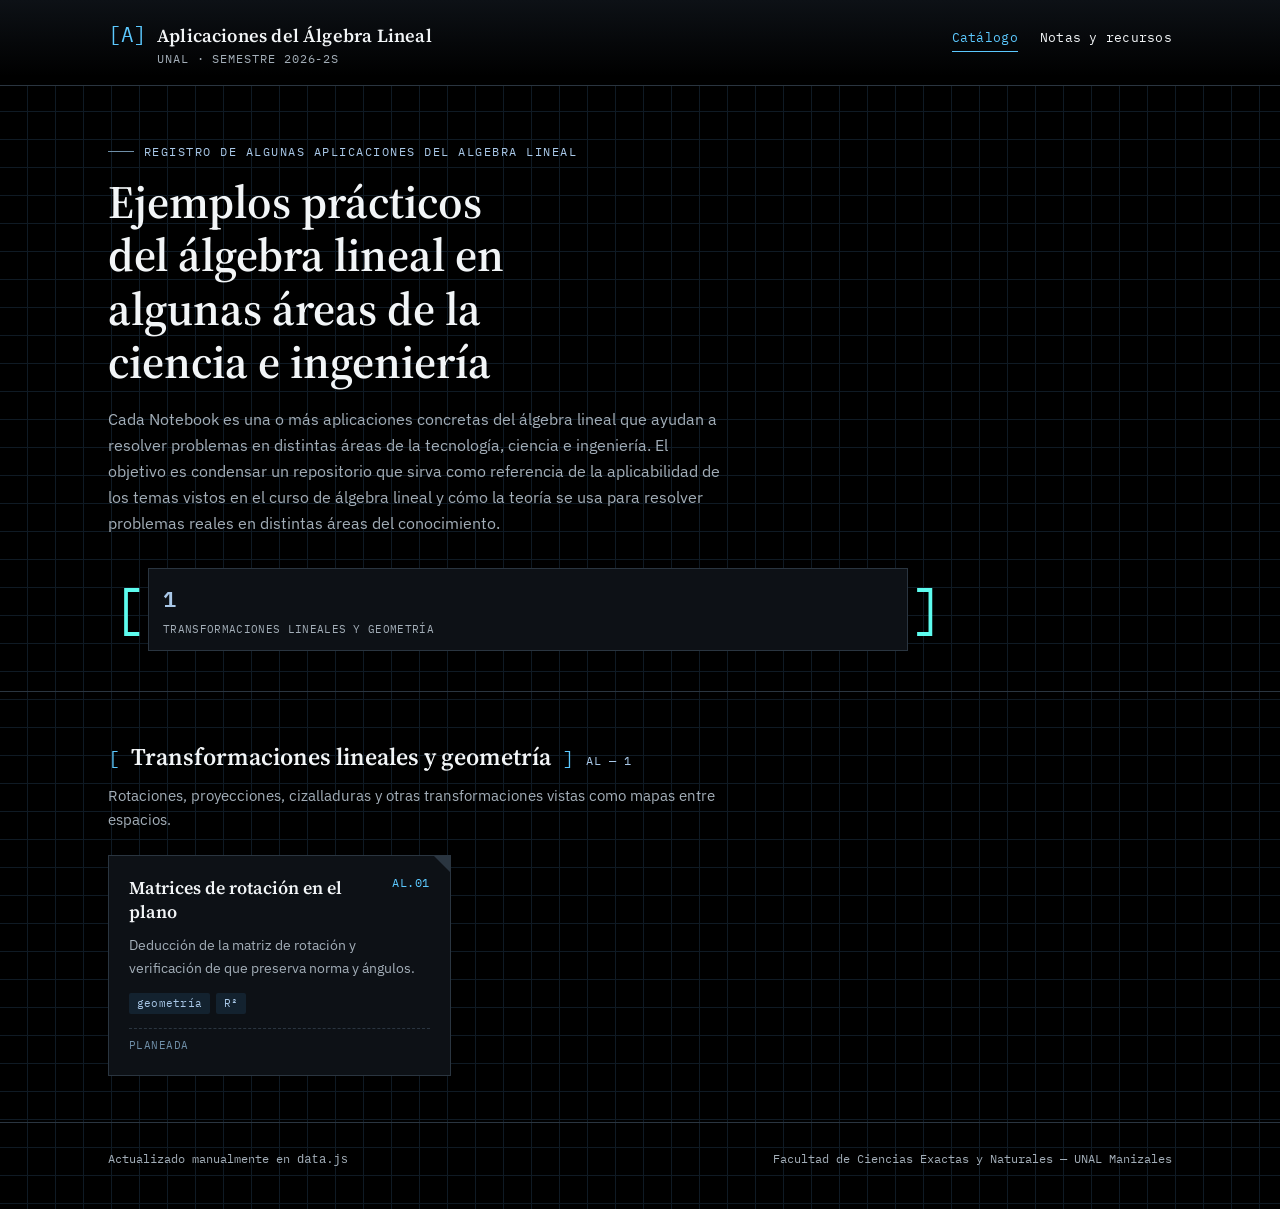
<file: index.html>
<!doctype html>
<html lang="es">
<head>
<meta charset="UTF-8">
<meta name="viewport" content="width=device-width, initial-scale=1.0">
<title>Aplicaciones del Álgebra Lineal</title>
<meta name="description" content="Notebooks de aplicaciones de álgebra lineal.">
<link rel="preconnect" href="https://fonts.googleapis.com">
<link href="https://fonts.googleapis.com/css2?family=IBM+Plex+Mono:wght@400;500;600&family=IBM+Plex+Sans:wght@400;500;600&family=Source+Serif+4:opsz,wght@8..60,500;8..60,600;8..60,700&display=swap" rel="stylesheet">
<link rel="stylesheet" href="styles.css">
</head>
<body>

<header class="encabezado">
  <div class="envoltura">
    <div class="marca">
      <span class="corchete">[A]</span>
      <div>
        <div class="marca-texto">Aplicaciones del Álgebra Lineal</div>
        <div class="marca-sub">UNAL  · Semestre 2026-2S</div>
      </div>
    </div>
    <nav class="navegacion">
      <a href="index.html" aria-current="page">Catálogo</a>
      <a href="notas.html">Notas y recursos</a>
    </nav>
  </div>
</header>

<main>
  <section class="heroe">
    <div class="envoltura">
      <span class="eyebrow">Registro de algunas aplicaciones del Algebra Lineal</span>
      <h1>Ejemplos prácticos del álgebra lineal en algunas áreas de la ciencia e ingeniería</h1>
      <p class="desc">
        Cada Notebook es una o más aplicaciones concretas del álgebra lineal que ayudan a resolver problemas en distintas áreas de la tecnología, ciencia e ingeniería. El objetivo es
        condensar un repositorio que sirva como referencia de la aplicabilidad de los temas vistos en el curso de álgebra lineal y cómo la teoría se usa para resolver problemas reales en distintas áreas del conocimiento.
      </p>

      <div class="matriz-resumen">
        <span class="bracket-izq">[</span>
        <div class="matriz-grid" id="matriz-resumen-grid"></div>
        <span class="bracket-der">]</span>
      </div>
    </div>
  </section>

  <div class="envoltura" id="categorias-cont">
    <!-- Las categorías y tarjetas se generan desde data.js + script.js -->
  </div>
</main>

<footer class="pie">
  <div class="envoltura" style="display:flex; justify-content:space-between; width:100%; flex-wrap:wrap; gap:8px 20px;">
    <span>Actualizado manualmente en <code>data.js</code></span>
    <span>Facultad de Ciencias Exactas y Naturales — UNAL Manizales</span>
  </div>
</footer>

<script src="data.js"></script>
<script src="script.js"></script>
</body>
</html>
</file>
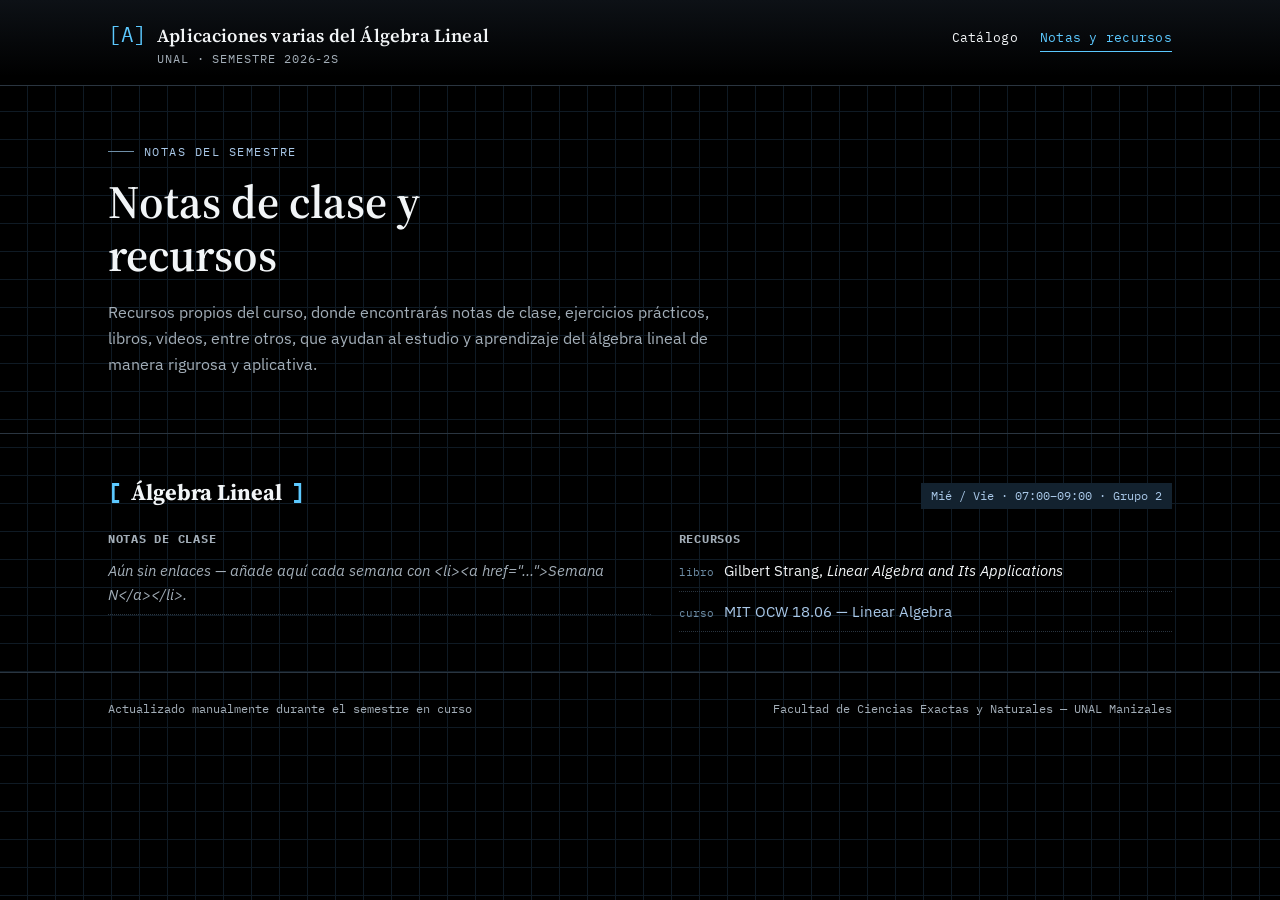
<file: notas.html>
<!doctype html>
<html lang="es">
<head>
<meta charset="UTF-8">
<meta name="viewport" content="width=device-width, initial-scale=1.0">
<title>Notas y recursos</title>
<meta name="description" content="Notas de clase y recursos organizados por curso.">
<link rel="preconnect" href="https://fonts.googleapis.com">
<link href="https://fonts.googleapis.com/css2?family=IBM+Plex+Mono:wght@400;500;600&family=IBM+Plex+Sans:wght@400;500;600&family=Source+Serif+4:opsz,wght@8..60,500;8..60,600;8..60,700&display=swap" rel="stylesheet">
<link rel="stylesheet" href="styles.css">
</head>
<body>

<header class="encabezado">
  <div class="envoltura">
    <div class="marca">
      <span class="corchete">[A]</span>
      <div>
        <div class="marca-texto">Aplicaciones varias del Álgebra Lineal</div>
        <div class="marca-sub">UNAL · Semestre 2026-2S</div>
      </div>
    </div>
    <nav class="navegacion">
      <a href="index.html">Catálogo</a>
      <a href="notas.html" aria-current="page">Notas y recursos</a>
    </nav>
  </div>
</header>

<main>
  <section class="heroe">
    <div class="envoltura">
      <span class="eyebrow">Notas del semestre</span>
      <h1>Notas de clase y recursos</h1>
      <p class="desc">
        Recursos propios del curso, donde encontrarás notas de clase, ejercicios prácticos, libros, videos, entre otros, que ayudan al estudio y aprendizaje del álgebra lineal de manera rigurosa y aplicativa.
      </p>
    </div>
  </section>

  <div class="envoltura">

    <section class="curso" id="algebra-lineal">
      <div class="curso-cabeza">
        <h2><span class="corchete">[</span>Álgebra Lineal<span class="corchete">]</span></h2>
        <span class="horario">Mié / Vie · 07:00–09:00 · Grupo 2</span>
      </div>
      <div class="curso-columnas">
        <div class="curso-bloque">
          <h3>Notas de clase</h3>
          <ul class="lista-notas">
            <li class="vacio">Aún sin enlaces — añade aquí cada semana con &lt;li&gt;&lt;a href="..."&gt;Semana N&lt;/a&gt;&lt;/li&gt;.</li>
          </ul>
        </div>
        <div class="curso-bloque">
          <h3>Recursos</h3>
          <ul class="lista-recursos">
            <li><span class="recurso-tipo">libro</span> Gilbert Strang, <em>Linear Algebra and Its Applications</em></li>
            <li><span class="recurso-tipo">curso</span> <a href="https://ocw.mit.edu/courses/18-06-linear-algebra-spring-2010/" target="_blank" rel="noopener">MIT OCW 18.06 — Linear Algebra</a></li>
          </ul>
        </div>
      </div>
    </section>

    

   
  

 

   

  </div>
</main>

<footer class="pie">
  <div class="envoltura" style="display:flex; justify-content:space-between; width:100%; flex-wrap:wrap; gap:8px 20px;">
    <span>Actualizado manualmente durante el semestre en curso</span>
    <span>Facultad de Ciencias Exactas y Naturales — UNAL Manizales</span>
  </div>
</footer>

</body>
</html>
</file>
<file: styles.css>
/* =========================================================
   Catálogo de Álgebra Lineal — hoja de estilos
   Paleta: papel + tinta + acentos de latón y azul pizarra
   ========================================================= */

:root{
  --paper: #000000;
  --paper-raised: #0D1116;
  --ink: #F2F5F7;
  --ink-soft: #A3AEB8;
  --rule: #2A3540;
  --rule-soft: #0F1A24;
  --brass: #5cc9ff;
  --brass-dim: #5dfcef;
  --slate: #A9C8E8;
  --slate-dim: #6F8FA8;
  --tag-verde: #A8DCC0;
  --tag-verde-bg: #14251D;
  --tag-ambar-bg: #1B2A22;
  --tag-azul-bg: #13222F;

  --serif: "Source Serif 4", "Iowan Old Style", "Georgia", serif;
  --sans: "IBM Plex Sans", "Segoe UI", sans-serif;
  --mono: "IBM Plex Mono", "SFMono-Regular", monospace;

  --maxw: 1120px;
}

@font-face{
  font-family: "Source Serif 4";
  src: local("Source Serif 4");
}

*, *::before, *::after{ box-sizing: border-box; }

html{ scroll-behavior: smooth; }

body{
  margin: 0;
  background-color: var(--paper);
  background-image:
    linear-gradient(var(--rule-soft) 1px, transparent 1px),
    linear-gradient(90deg, var(--rule-soft) 1px, transparent 1px);
  background-size: 28px 28px;
  background-position: -1px -1px;
  color: var(--ink);
  font-family: var(--sans);
  font-size: 16px;
  line-height: 1.6;
}

a{ color: var(--slate); text-decoration-thickness: 1px; text-underline-offset: 2px; }
a:hover{ color: var(--brass); }
a:focus-visible, button:focus-visible, .tarjeta:focus-visible{
  outline: 2px solid var(--brass);
  outline-offset: 3px;
}

.envoltura{
  max-width: var(--maxw);
  margin: 0 auto;
  padding: 0 28px;
}

/* ---------- Encabezado ---------- */
.encabezado{
  border-bottom: 1px solid var(--rule);
  background: linear-gradient(180deg, var(--paper-raised), var(--paper) 90%);
  position: sticky;
  top: 0;
  z-index: 20;
  backdrop-filter: blur(2px);
}
.encabezado .envoltura{
  display: flex;
  align-items: baseline;
  justify-content: space-between;
  flex-wrap: wrap;
  gap: 8px 24px;
  padding-top: 18px;
  padding-bottom: 16px;
}
.marca{
  display: flex;
  align-items: baseline;
  gap: 10px;
  font-family: var(--serif);
}
.marca .corchete{
  font-family: var(--mono);
  color: var(--brass);
  font-size: 1.3rem;
}
.marca-texto{
  font-size: 1.15rem;
  font-weight: 600;
  letter-spacing: 0.01em;
}
.marca-sub{
  font-family: var(--mono);
  font-size: 0.72rem;
  color: var(--ink-soft);
  text-transform: uppercase;
  letter-spacing: 0.08em;
}
nav.navegacion{
  display: flex;
  gap: 22px;
  font-family: var(--mono);
  font-size: 0.82rem;
  letter-spacing: 0.02em;
}
nav.navegacion a{
  color: var(--ink);
  text-decoration: none;
  padding-bottom: 3px;
  border-bottom: 1px solid transparent;
}
nav.navegacion a:hover, nav.navegacion a[aria-current="page"]{
  color: var(--brass);
  border-bottom-color: var(--brass);
}

/* ---------- Héroe ---------- */
.heroe{
  padding: 56px 0 40px;
  border-bottom: 1px solid var(--rule);
}
.heroe .eyebrow{
  font-family: var(--mono);
  font-size: 0.78rem;
  letter-spacing: 0.12em;
  text-transform: uppercase;
  color: var(--slate);
  display: flex;
  align-items: center;
  gap: 10px;
}
.heroe .eyebrow::before{
  content: "";
  width: 26px;
  height: 1px;
  background: var(--slate-dim);
  display: inline-block;
}
.heroe h1{
  font-family: var(--serif);
  font-weight: 600;
  font-size: clamp(2rem, 4vw, 2.9rem);
  line-height: 1.15;
  margin: 14px 0 16px;
  max-width: 18ch;
}
.heroe p.desc{
  max-width: 62ch;
  color: var(--ink-soft);
  font-size: 1.02rem;
}

/* Matriz-resumen (signature element) */
.matriz-resumen{
  margin-top: 32px;
  display: flex;
  align-items: stretch;
  gap: 0;
  font-family: var(--mono);
}
.matriz-resumen .bracket-izq, .matriz-resumen .bracket-der{
  font-size: 3.4rem;
  color: var(--brass-dim);
  line-height: 1;
  align-self: stretch;
  display: flex;
  align-items: center;
  padding: 0 4px;
  user-select: none;
}
.matriz-grid{
  display: grid;
  grid-template-columns: repeat(auto-fit, minmax(130px, 1fr));
  gap: 1px;
  background: var(--rule);
  border: 1px solid var(--rule);
  flex: 1;
  max-width: 760px;
}
.matriz-celda{
  background: var(--paper-raised);
  padding: 12px 14px;
  display: flex;
  flex-direction: column;
  gap: 4px;
}
.matriz-celda .n{
  font-size: 1.4rem;
  color: var(--slate);
  font-weight: 600;
}
.matriz-celda .etiqueta{
  font-size: 0.68rem;
  color: var(--ink-soft);
  letter-spacing: 0.03em;
  text-transform: uppercase;
}

/* ---------- Secciones de categoría ---------- */
.categoria{
  padding: 46px 0;
  border-bottom: 1px solid var(--rule);
}
.categoria:last-of-type{ border-bottom: none; }

.categoria-titulo{
  display: flex;
  align-items: baseline;
  gap: 12px;
  margin-bottom: 6px;
}
.categoria-titulo .corchete{
  font-family: var(--mono);
  color: var(--brass);
  font-size: 1.2rem;
}
.categoria-titulo h2{
  font-family: var(--serif);
  font-size: 1.5rem;
  font-weight: 600;
  margin: 0;
}
.categoria-prefijo{
  font-family: var(--mono);
  font-size: 0.75rem;
  color: var(--slate);
  letter-spacing: 0.05em;
}
.categoria-desc{
  color: var(--ink-soft);
  font-size: 0.95rem;
  max-width: 68ch;
  margin: 6px 0 24px;
}

.rejilla-tarjetas{
  display: grid;
  grid-template-columns: repeat(auto-fill, minmax(260px, 1fr));
  gap: 18px;
}

.tarjeta{
  background: var(--paper-raised);
  border: 1px solid var(--rule);
  padding: 18px 20px 20px;
  position: relative;
  display: flex;
  flex-direction: column;
  gap: 10px;
  text-decoration: none;
  color: var(--ink);
  transition: border-color 0.15s ease, transform 0.15s ease;
}
.tarjeta:hover{
  border-color: var(--brass-dim);
  transform: translateY(-2px);
}
.tarjeta::before{
  content: "";
  position: absolute;
  top: 0; right: 0;
  width: 0; height: 0;
  border-style: solid;
  border-width: 0 16px 16px 0;
  border-color: transparent var(--rule) transparent transparent;
}
.tarjeta-cabeza{
  display: flex;
  justify-content: space-between;
  align-items: flex-start;
  gap: 10px;
}
.tarjeta-num{
  font-family: var(--mono);
  font-size: 0.72rem;
  color: var(--brass);
  letter-spacing: 0.04em;
}
.tarjeta h3{
  font-family: var(--serif);
  font-size: 1.12rem;
  font-weight: 600;
  margin: 2px 0 0;
  line-height: 1.3;
}
.tarjeta p{
  font-size: 0.9rem;
  color: var(--ink-soft);
  margin: 0;
  flex: 1;
}
.etiquetas{
  display: flex;
  flex-wrap: wrap;
  gap: 6px;
  margin-top: 4px;
}
.etiqueta-pill{
  font-family: var(--mono);
  font-size: 0.68rem;
  padding: 2px 8px;
  border-radius: 2px;
  background: var(--tag-azul-bg);
  color: var(--slate);
  letter-spacing: 0.02em;
}
.estado{
  font-family: var(--mono);
  font-size: 0.68rem;
  text-transform: uppercase;
  letter-spacing: 0.04em;
  padding-top: 8px;
  border-top: 1px dashed var(--rule);
  margin-top: 4px;
  color: var(--ink-soft);
}
.estado[data-estado="completa"]{ color: var(--tag-verde); }
.estado[data-estado="en-progreso"]{ color: var(--brass); }
.estado[data-estado="planeada"]{ color: var(--slate-dim); }

/* ---------- Notas / recursos (página 2) ---------- */
.curso{
  padding: 40px 0;
  border-bottom: 1px solid var(--rule);
}
.curso:last-of-type{ border-bottom: none; }
.curso-cabeza{
  display: flex;
  flex-wrap: wrap;
  align-items: baseline;
  justify-content: space-between;
  gap: 8px 20px;
  margin-bottom: 18px;
}
.curso-cabeza h2{
  font-family: var(--serif);
  font-size: 1.4rem;
  margin: 0;
  display: flex;
  align-items: baseline;
  gap: 10px;
}
.curso-cabeza h2 .corchete{ color: var(--brass); font-family: var(--mono); }
.horario{
  font-family: var(--mono);
  font-size: 0.78rem;
  color: var(--slate);
  background: var(--tag-azul-bg);
  padding: 3px 10px;
}
.curso-columnas{
  display: grid;
  grid-template-columns: 1.1fr 1fr;
  gap: 28px;
}
@media (max-width: 720px){
  .curso-columnas{ grid-template-columns: 1fr; }
}
.curso-bloque h3{
  font-family: var(--mono);
  font-size: 0.78rem;
  text-transform: uppercase;
  letter-spacing: 0.06em;
  color: var(--ink-soft);
  margin: 0 0 10px;
}
.lista-notas, .lista-recursos{
  list-style: none;
  margin: 0;
  padding: 0;
  display: flex;
  flex-direction: column;
  gap: 8px;
}
.lista-notas li, .lista-recursos li{
  border-bottom: 1px dotted var(--rule);
  padding-bottom: 8px;
  font-size: 0.92rem;
}
.lista-notas a, .lista-recursos a{ text-decoration: none; }
.lista-notas a:hover, .lista-recursos a:hover{ text-decoration: underline; }
.recurso-tipo{
  font-family: var(--mono);
  font-size: 0.68rem;
  color: var(--slate-dim);
  margin-right: 6px;
}
.vacio{
  font-size: 0.88rem;
  color: var(--ink-soft);
  font-style: italic;
}

.paralela{
  padding: 40px 0 60px;
}
.paralela h2{
  font-family: var(--serif);
  font-size: 1.4rem;
  display: flex;
  gap: 10px;
  align-items: baseline;
}
.paralela h2 .corchete{ color: var(--brass); font-family: var(--mono); }
.paralela-desc{ color: var(--ink-soft); max-width: 68ch; margin: 6px 0 22px; }
.chips{ display: flex; flex-wrap: wrap; gap: 10px; }
.chip{
  font-family: var(--mono);
  font-size: 0.82rem;
  border: 1px solid var(--rule);
  background: var(--paper-raised);
  padding: 6px 14px;
  color: var(--ink);
}

/* ---------- Pie ---------- */
footer.pie{
  border-top: 1px solid var(--rule);
  padding: 26px 0 40px;
  font-family: var(--mono);
  font-size: 0.76rem;
  color: var(--ink-soft);
  display: flex;
  justify-content: space-between;
  flex-wrap: wrap;
  gap: 8px 20px;
}

@media (max-width: 640px){
  .heroe{ padding: 40px 0 32px; }
  .matriz-resumen .bracket-izq, .matriz-resumen .bracket-der{ font-size: 2.2rem; }
}
</file>
